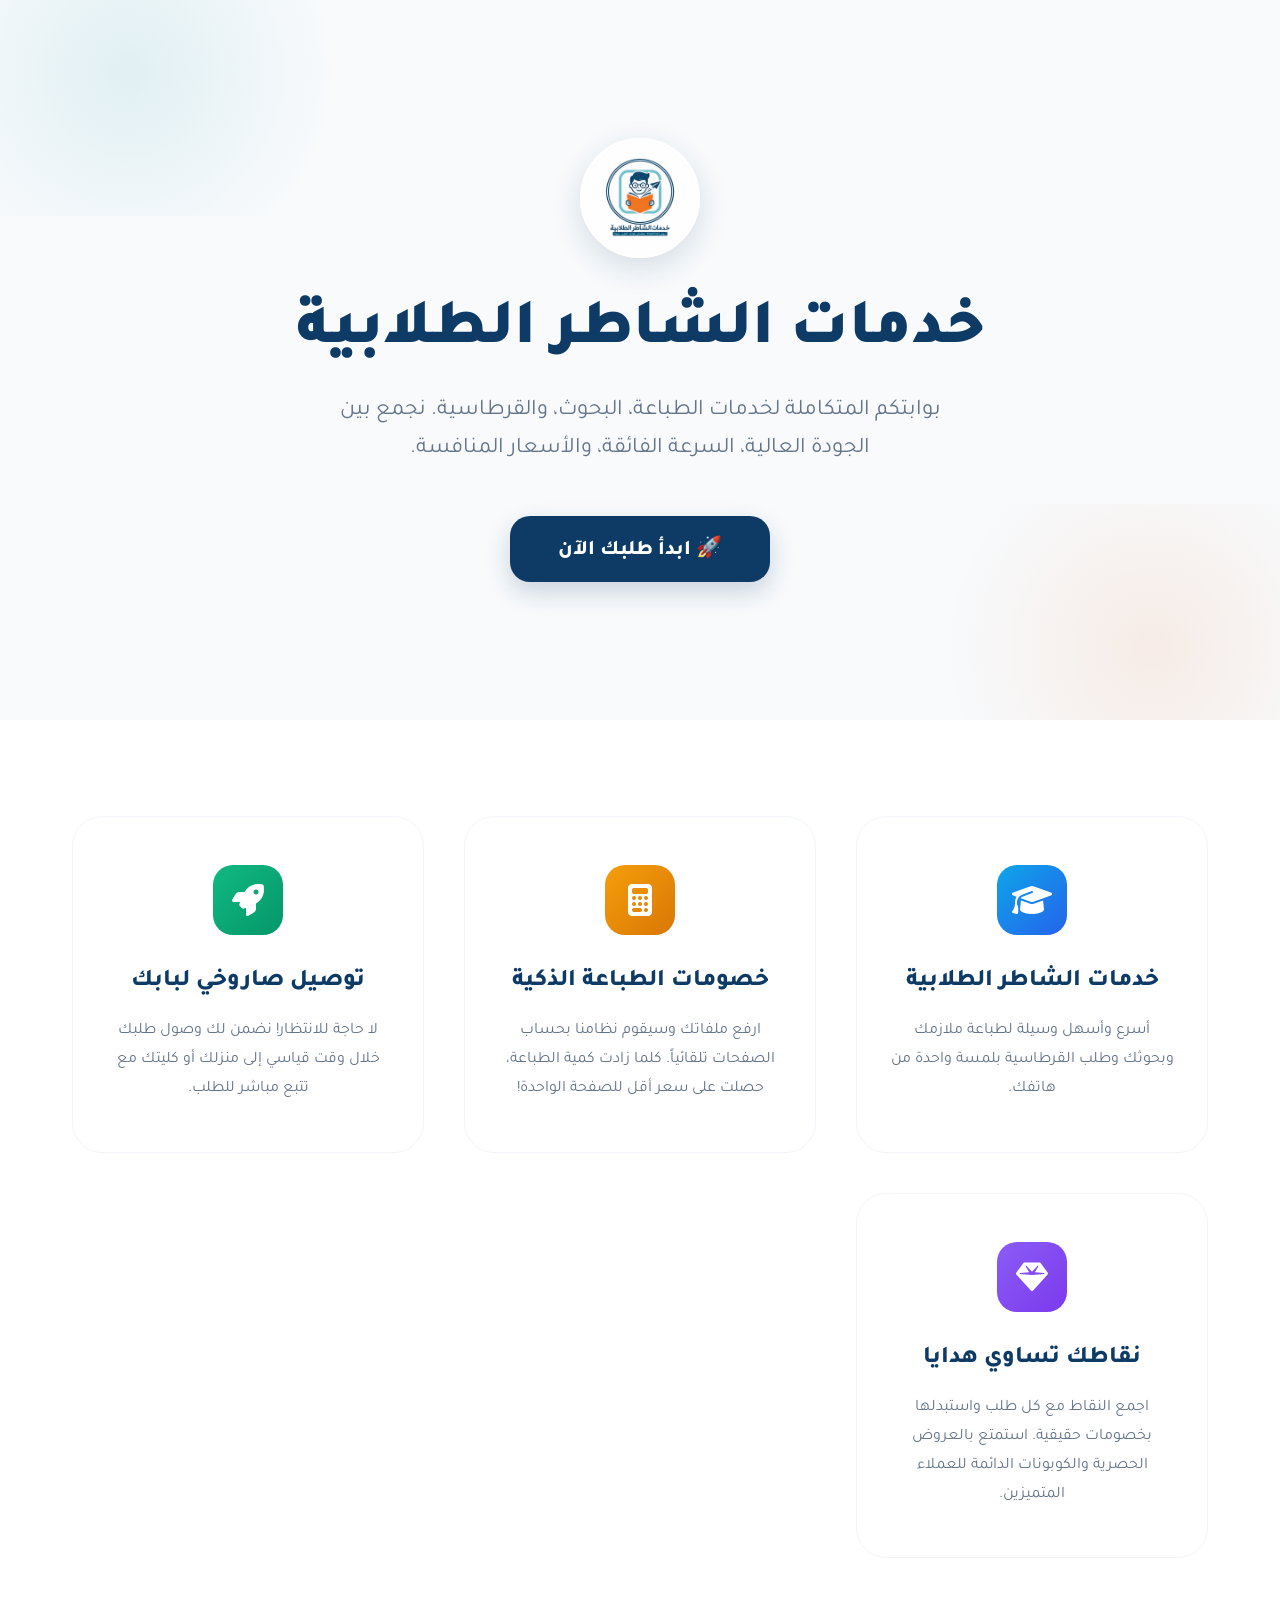
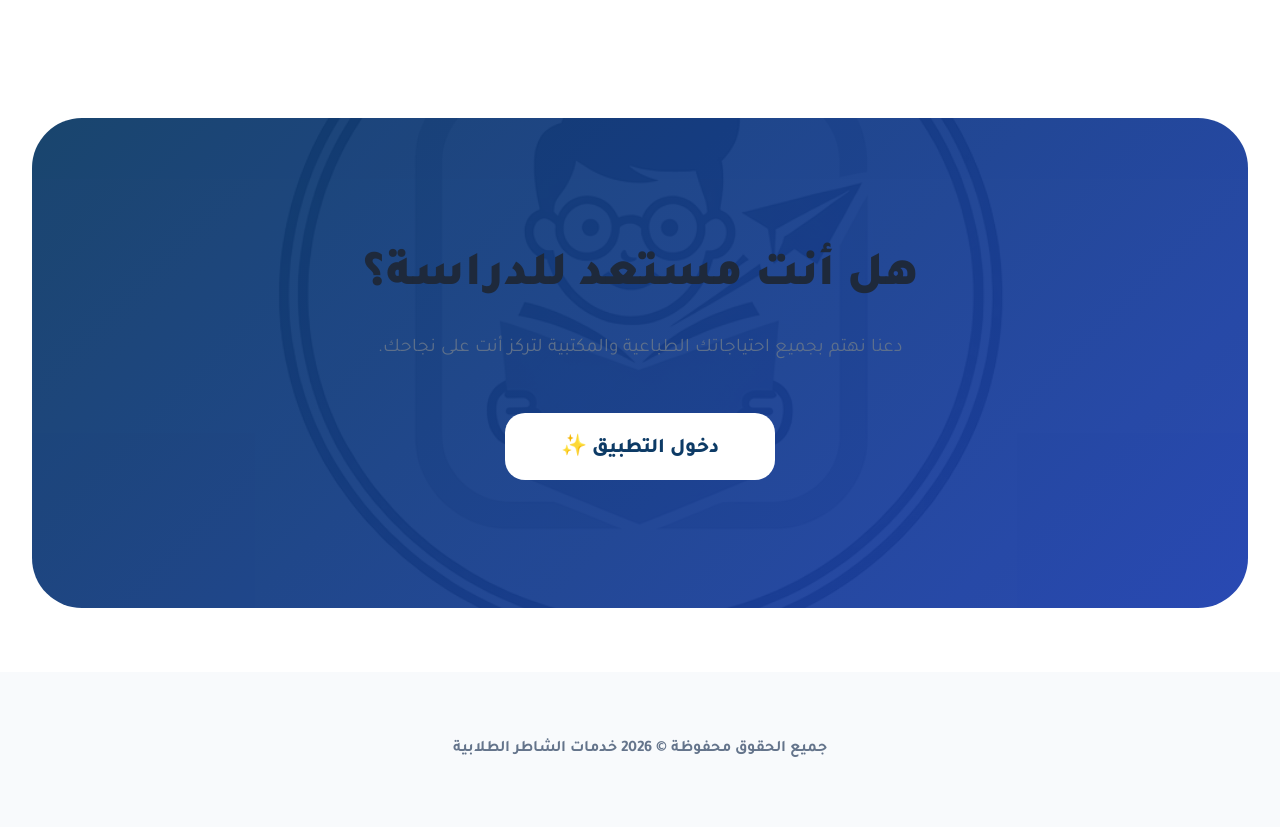
<file: index.html>
<!DOCTYPE html>
<html lang="ar" dir="rtl">
<head>
  <meta charset="UTF-8">
  <meta name="viewport" content="width=device-width, initial-scale=1.0">
  <title>مطبعة الشاطر | حلول الطباعة الذكية</title>
  <link rel="stylesheet" href="css/variables.css">
  <link rel="stylesheet" href="css/base.css">
  <link rel="stylesheet" href="css/components.css">
  <link rel="stylesheet" href="https://cdnjs.cloudflare.com/ajax/libs/font-awesome/6.4.0/css/all.min.css">
  <script src="https://telegram.org/js/telegram-web-app.js"></script>
  <style>
    body {
      background-color: #fff;
      color: var(--navy);
      overflow-x: hidden;
    }

    .hero {
      position: relative;
      min-height: 80vh;
      display: flex;
      align-items: center;
      justify-content: center;
      background: #f8fafc;
      padding: 4rem 2rem;
      overflow: hidden;
    }

    .hero::before {
      content: '';
      position: absolute;
      top: -10%;
      left: -10%;
      width: 40%;
      height: 40%;
      background: radial-gradient(circle, rgba(90, 179, 196, 0.15) 0%, transparent 70%);
      z-index: 0;
    }

    .hero::after {
      content: '';
      position: absolute;
      bottom: -10%;
      right: -10%;
      width: 40%;
      height: 40%;
      background: radial-gradient(circle, rgba(232, 107, 36, 0.1) 0%, transparent 70%);
      z-index: 0;
    }

    .hero-content {
      position: relative;
      z-index: 2;
      text-align: center;
      max-width: 900px;
    }

    .hero-logo {
      width: 120px;
      height: 120px;
      border-radius: 50%;
      margin-bottom: 2rem;
      box-shadow: 0 10px 30px rgba(13, 59, 102, 0.15);
      border: 3px solid #fff;
      animation: popIn 0.8s ease;
    }

    h1 {
      font-size: 4rem;
      margin-bottom: 1.5rem;
      font-weight: 900;
      color: var(--navy);
      line-height: 1.1;
    }

    .hero-subtitle {
      font-size: 1.4rem;
      margin-bottom: 3rem;
      color: var(--text-muted);
      max-width: 650px;
      margin-left: auto;
      margin-right: auto;
      line-height: 1.7;
    }

    .btn-primary-lg {
      background: var(--navy);
      color: white;
      padding: 1.2rem 3rem;
      border-radius: 20px;
      font-size: 1.3rem;
      font-weight: 800;
      text-decoration: none;
      transition: all 0.3s cubic-bezier(0.4, 0, 0.2, 1);
      display: inline-flex;
      align-items: center;
      gap: 1rem;
      box-shadow: 0 10px 25px rgba(13, 59, 102, 0.2);
    }

    .btn-primary-lg:hover {
      transform: translateY(-5px);
      box-shadow: 0 15px 35px rgba(13, 59, 102, 0.3);
      background: var(--teal);
    }

    .features {
      padding: 6rem 2rem;
      display: grid;
      grid-template-columns: repeat(auto-fit, minmax(280px, 1fr));
      gap: 2.5rem;
      max-width: 1200px;
      margin: 0 auto;
    }

    .feature-card {
      background: #fff;
      padding: 3rem 2rem;
      border-radius: 30px;
      border: 1px solid #f1f5f9;
      text-align: center;
      transition: all 0.4s ease;
      position: relative;
    }

    .feature-card:hover {
      transform: translateY(-10px);
      box-shadow: 0 20px 40px rgba(13, 59, 102, 0.08);
      border-color: var(--teal);
    }

    .feature-icon {
      width: 70px;
      height: 70px;
      background: var(--light-teal);
      color: var(--teal);
      font-size: 2rem;
      border-radius: 20px;
      display: flex;
      align-items: center;
      justify-content: center;
      margin: 0 auto 2rem;
      transition: all 0.3s ease;
    }

    .feature-card:hover .feature-icon {
      transform: scale(1.1) rotate(-10deg);
      box-shadow: 0 10px 20px rgba(0, 0, 0, 0.15);
    }

    .feature-card h3 {
      margin-bottom: 1.2rem;
      font-size: 1.5rem;
      color: var(--navy);
      font-weight: 800;
    }

    .feature-card p {
      color: var(--text-muted);
      line-height: 1.8;
      font-size: 1rem;
    }

    .cta-section {
      padding: 8rem 2rem;
      text-align: center;
      background: linear-gradient(135deg, var(--navy), #1e40af);
      color: white;
      margin: 4rem 2rem;
      border-radius: 50px;
      position: relative;
      overflow: hidden;
    }

    .cta-section::before {
      content: '';
      position: absolute;
      inset: 0;
      background: url('Logo.jpg') no-repeat center center/cover;
      opacity: 0.05;
      filter: grayscale(1);
    }

    .cta-section h2 {
      font-size: 3rem;
      margin-bottom: 1.5rem;
      font-weight: 900;
      position: relative;
    }

    .cta-section p {
      font-size: 1.2rem;
      margin-bottom: 3rem;
      opacity: 0.9;
      position: relative;
    }

    .btn-white {
      background: #fff;
      color: var(--navy);
      padding: 1.2rem 3.5rem;
      border-radius: 20px;
      font-size: 1.3rem;
      font-weight: 800;
      text-decoration: none;
      transition: all 0.3s ease;
      display: inline-block;
      position: relative;
    }

    .btn-white:hover {
      transform: scale(1.05);
      background: var(--teal);
      color: #fff;
    }

    footer {
      padding: 4rem 2rem;
      text-align: center;
      color: var(--text-muted);
      background: #f8fafc;
      font-weight: 600;
    }

    @media (max-width: 768px) {
      h1 { font-size: 2.8rem; }
      .hero-subtitle { font-size: 1.1rem; }
      .cta-section { margin: 4rem 1rem; border-radius: 30px; padding: 5rem 1.5rem; }
      .cta-section h2 { font-size: 2.2rem; }
    }
  </style>
</head>
<body>

  <section class="hero">
    <div class="hero-content">
      <img src="Logo.jpg" alt="Logo" class="hero-logo">
      <h1>خدمات الشاطر الطلابية</h1>
      <p class="hero-subtitle">
        بوابتكم المتكاملة لخدمات الطباعة، البحوث، والقرطاسية. 
        نجمع بين الجودة العالية، السرعة الفائقة، والأسعار المنافسة.
      </p>
      <div class="hero-actions">
        <a href="customer.html" class="btn-primary-lg">
          🚀 ابدأ طلبك الآن
        </a>
      </div>
    </div>
  </section>

  <section class="features">
    <div class="feature-card">
      <div class="feature-icon" style="background: linear-gradient(135deg, #0ea5e9, #2563eb); color: white;"><i class="fas fa-graduation-cap"></i></div>
      <h3>خدمات الشاطر الطلابية</h3>
      <p>أسرع وأسهل وسيلة لطباعة ملازمك وبحوثك وطلب القرطاسية بلمسة واحدة من هاتفك.</p>
    </div>
    <div class="feature-card">
      <div class="feature-icon" style="background: linear-gradient(135deg, #f59e0b, #d97706); color: white;"><i class="fas fa-calculator"></i></div>
      <h3>خصومات الطباعة الذكية</h3>
      <p>ارفع ملفاتك وسيقوم نظامنا بحساب الصفحات تلقائياً. كلما زادت كمية الطباعة، حصلت على سعر أقل للصفحة الواحدة!</p>
    </div>
    <div class="feature-card">
      <div class="feature-icon" style="background: linear-gradient(135deg, #10b981, #059669); color: white;"><i class="fas fa-rocket"></i></div>
      <h3>توصيل صاروخي لبابك</h3>
      <p>لا حاجة للانتظار! نضمن لك وصول طلبك خلال وقت قياسي إلى منزلك أو كليتك مع تتبع مباشر للطلب.</p>
    </div>
    <div class="feature-card">
      <div class="feature-icon" style="background: linear-gradient(135deg, #8b5cf6, #7c3aed); color: white;"><i class="fas fa-gem"></i></div>
      <h3>نقاطك تساوي هدايا</h3>
      <p>اجمع النقاط مع كل طلب واستبدلها بخصومات حقيقية. استمتع بالعروض الحصرية والكوبونات الدائمة للعملاء المتميزين.</p>
    </div>
  </section>

  <section class="cta-section">
    <h2>هل أنت مستعد للدراسة؟</h2>
    <p>دعنا نهتم بجميع احتياجاتك الطباعية والمكتبية لتركز أنت على نجاحك.</p>
    <a href="customer.html" class="btn-white">
      دخول التطبيق ✨
    </a>
  </section>

  <footer>
    <p>جميع الحقوق محفوظة &copy; 2026 خدمات الشاطر الطلابية</p>
  </footer>

  <script>
    // Initialize Telegram WebApp to expand the view
    const tg = window.Telegram?.WebApp;
    if (tg) {
      tg.ready();
      tg.expand();
    }

    // Preserve Telegram WebApp hash when navigating
    document.addEventListener('DOMContentLoaded', () => {
      const hash = window.location.hash;
      if (hash && hash.includes('tgWebAppData')) {
        document.querySelectorAll('a[href="customer.html"]').forEach(a => {
          a.href = 'customer.html' + hash;
        });
      }
    });
  </script>
</body>
</html>
</file>
<file: css/variables.css>
@import url('https://fonts.googleapis.com/css2?family=Plus+Jakarta+Sans:wght@300;400;500;600;700;800&family=Tajawal:wght@300;400;500;700;800;900&display=swap');

:root {
  --glass-bg:     rgba(255, 255, 255, 0.65);
  --glass-bd:     rgba(255, 255, 255, 0.45);
  --glass-shadow: 0 12px 40px rgba(13, 59, 102, 0.08);
  --glass-blur:   blur(20px);

  --navy:         #0d3b66;
  --teal:         #5ab3c4;
  --orange:       #e86b24;
  --express:      #9333ea;
  --green:        #10b981;
  --red:          #ef4444;
  --gold:         #f59e0b;
  --blue:         #2563eb;
  --bg:           #f4f7f9;
  --html-bg:      #c9d5e0;
  --light-orange: rgba(232, 107, 36, 0.08);
  --teal-soft:    rgba(90, 179, 196, 0.25);
  --card:         #ffffff;
  --input-bg:     #f8fafc;
  --light-teal:   #eef9fa;
  --inv-bg:       #0d3b66;
  --text-main:    #1e293b;
  --text-muted:   #64748b;
  --border:       rgba(0,0,0,0.05);
  --border-soft:  #e2e8f0;
  --shadow:       rgba(13,59,102,0.08);
  --shadow-md:    rgba(13,59,102,0.12);

  /* Neo-Gradients & Glow tokens */
  --grad-primary:    linear-gradient(135deg, #e86b24 0%, #ff8c42 100%);
  --grad-secondary:  linear-gradient(135deg, #5ab3c4 0%, #38bdf8 100%);
  --grad-cyber:      linear-gradient(135deg, #9333ea 0%, #d946ef 100%);
  --grad-success:    linear-gradient(135deg, #10b981 0%, #34d399 100%);
  --grad-navy:       linear-gradient(135deg, #0d3b66 0%, #1e3a8a 100%);

  --glow-primary:    0 0 15px rgba(232, 107, 36, 0.35);
  --glow-secondary:  0 0 15px rgba(90, 179, 196, 0.35);
  --glow-cyber:      0 0 15px rgba(147, 51, 234, 0.35);
  --status-received-bg:   #dbeafe;
  --status-received-fg:   #1e40af;
  --status-printing-bg:   #fef9c3;
  --status-printing-fg:   #854d0e;
  --status-delivering-bg: #dcfce7;
  --status-delivering-fg: #166534;
  --status-delivered-bg:  #f0fdf4;
  --status-delivered-fg:  #15803d;
  --status-delivered-bd:  #86efac;
  --status-cancelled-bg:  #fee2e2;
  --status-cancelled-fg:  #991b1b;
  --cat-books-bg:      #dbeafe; --cat-books-fg:      #1e40af;
  --cat-notebooks-bg:  #dcfce7; --cat-notebooks-fg:  #166534;
  --cat-stationery-bg: #fef3c7; --cat-stationery-fg: #b45309;
  --cat-other-bg:      #f1f5f9; --cat-other-fg:      #64748b;
  --cat-paper-bg:      #e0f2fe; --cat-paper-fg:      #0369a1;
  --cat-ink-bg:        #ede9fe; --cat-ink-fg:        #6d28d9;
  --cat-binding-bg:    #fef3c7; --cat-binding-fg:    #b45309;
  --cat-clips-bg:      #f0fdf4; --cat-clips-fg:      #166534;
  --cat-cover-bg:      #fdf4ff; --cat-cover-fg:      #9333ea;
  --radius-sm:   8px;
  --radius-md:   13px;
  --radius-lg:   18px;
  --radius-xl:   22px;
  --radius-full: 9999px;
  --space-xs:    4px;
  --space-sm:    8px;
  --space-md:    14px;
  --space-lg:    20px;
  --space-xl:    28px;
  --font-main:      'Tajawal', sans-serif;
  --font-size-xs:   0.72rem;
  --font-size-sm:   0.82rem;
  --font-size-md:   0.92rem;
  --font-size-base: 1rem;
  --font-size-lg:   1.1rem;
  --font-size-xl:   1.3rem;
  --font-size-2xl:  1.8rem;
  --transition-fast:   0.15s ease;
  --transition-base:   0.25s ease;
  --transition-slow:   0.35s ease;
  --transition-spring: 0.35s cubic-bezier(0.4,0,0.2,1);
  --topbar-bg: var(--navy);
  --sidebar-width:           260px;
  --sidebar-collapsed-width: 64px;
  --sidebar-bg:              #0a2540;
  --sidebar-item-hover:      rgba(90,179,196,0.12);
  --sidebar-item-active:     rgba(90,179,196,0.22);
  --sidebar-text:            rgba(255,255,255,0.75);
  --sidebar-text-active:     #ffffff;
  --sidebar-border:          rgba(255,255,255,0.07);
  --navy-soft: #e0e7ff;
}

[data-theme="dark"] {
  --glass-bg:     rgba(15, 23, 42, 0.7);
  --glass-bd:     rgba(255, 255, 255, 0.05);
  --glass-shadow: 0 12px 40px rgba(0, 0, 0, 0.5);
  --glass-blur:   blur(20px);

  --navy:         #38bdf8; /* cyber cyan */
  --teal:         #2dd4bf; /* neon teal */
  --orange:       #fb923c; /* neon orange */
  --express:      #a855f7;
  --green:        #4ade80;
  --red:          #f87171;
  --gold:         #fbbf24;
  --blue:         #60a5fa;
  --bg:           #0b0f19; /* Cyber midnight dark background */
  --html-bg:      #020305; /* Deep ambient midnight */
  --light-orange: rgba(251, 146, 60, 0.1);
  --teal-soft:    rgba(45, 212, 191, 0.2);
  --card:         #151f32; /* high premium card background */
  --input-bg:     #1e293b;
  --light-teal:   rgba(45, 212, 191, 0.08);
  --inv-bg:       #080c14;
  --text-main:    #f8fafc;
  --text-muted:   #94a3b8;
  --border:       rgba(255,255,255,0.05);
  --border-soft:  #1e293b;
  --shadow:       rgba(0,0,0,0.5);
  --shadow-md:    rgba(0,0,0,0.7);

  --glow-primary:    0 0 15px rgba(251, 146, 60, 0.4);
  --glow-secondary:  0 0 15px rgba(45, 212, 191, 0.4);
  --glow-cyber:      0 0 15px rgba(168, 85, 247, 0.4);

  --status-received-bg:   rgba(37,99,235,0.2);    --status-received-fg:   #93c5fd;
  --status-printing-bg:   rgba(161,98,7,0.2);     --status-printing-fg:   #fde047;
  --status-delivering-bg: rgba(194,65,12,0.15);   --status-delivering-fg: #fdba74;
  --status-delivered-bg:  rgba(22,101,52,0.15);   --status-delivered-fg:  #86efac;
  --status-delivered-bd:  rgba(134,239,172,0.2);
  --status-cancelled-bg:  rgba(153,27,27,0.15);   --status-cancelled-fg:  #fca5a5;
  --sidebar-bg:    #080f1e;
  --topbar-bg:     #0d2a45;
  --navy-soft:     #1e293b;
}
</file>
<file: css/base.css>
*, *::before, *::after {
  box-sizing: border-box;
  margin: 0;
  padding: 0;
}
html {
  font-size: 16px;
  scroll-behavior: smooth;
  overflow-x: hidden;
}
html.customer-html {
  background-color: var(--bg);
  transition: background-color var(--transition-base);
  overflow-x: hidden;
  width: 100%;
}
body {
  font-family: var(--font-main);
  font-size: var(--font-size-base);
  background-color: var(--bg);
  color: var(--text-main);
  direction: rtl;
  min-height: 100vh;
  transition: background-color var(--transition-base), color var(--transition-base);
  -webkit-tap-highlight-color: transparent;
  -webkit-font-smoothing: antialiased;
  position: relative;
  overflow-x: hidden;
  width: 100%;
  margin: 0;
  padding: 0;
}
@media (min-width: 769px) {
  html.customer-html {
    background-color: var(--html-bg);
    display: flex;
    justify-content: center;
  }
  body.customer-body {
    max-width: 600px;
    width: 100%;
    margin: 0 auto;
    box-shadow: 0 0 45px var(--shadow-md);
    border-left: 1px solid var(--border-soft);
    border-right: 1px solid var(--border-soft);
  }
}
h1,h2,h3,h4,h5,h6{font-family:var(--font-main);color:var(--text-main);font-weight:800;line-height:1.3}
p{line-height:1.7;color:var(--text-muted)}
a{color:var(--teal);text-decoration:none;transition:opacity var(--transition-fast)}
a:hover{opacity:.8}
input[type="text"],input[type="email"],input[type="password"],input[type="number"],input[type="tel"],input[type="date"],textarea,select{width:100%;padding:13px;border:1.5px solid var(--border-soft);border-radius:var(--radius-md);font-size:var(--font-size-md);font-family:var(--font-main);color:var(--text-main);background:var(--input-bg);outline:none;transition:border-color var(--transition-fast),background var(--transition-fast),box-shadow var(--transition-fast);margin-bottom:13px}
input:focus,textarea:focus,select:focus{border-color:var(--teal);background:var(--card);box-shadow:var(--glow-secondary)}
[data-theme="dark"] input,[data-theme="dark"] textarea,[data-theme="dark"] select{border-color:var(--border-soft);background:var(--input-bg);color:var(--text-main)}
.btn-primary{display:block;width:100%;padding:14px;border:none;border-radius:var(--radius-md);font-family:var(--font-main);font-size:var(--font-size-base);font-weight:800;cursor:pointer;text-align:center;transition:opacity var(--transition-fast),transform var(--transition-fast),background var(--transition-fast),box-shadow var(--transition-fast)}
.btn-primary:active{opacity:.85;transform:scale(.98)}
.btn-primary:disabled{opacity:.6;cursor:not-allowed;transform:none}
.btn-primary.loading,.btn-loading{opacity:.7;cursor:not-allowed;pointer-events:none;position:relative}
.card{background:var(--card);border-radius:var(--radius-lg);padding:var(--space-lg) 22px;margin-bottom:15px;box-shadow:0 10px 30px var(--shadow);border:1.5px solid var(--border);transition:background var(--transition-base),box-shadow var(--transition-base),border var(--transition-base)}
.status-badge{display:inline-block;padding:5px 12px;border-radius:var(--radius-full);font-size:var(--font-size-xs);font-weight:700;white-space:nowrap}
.sr{background:var(--status-received-bg);color:var(--status-received-fg)}
.sp{background:var(--status-printing-bg);color:var(--status-printing-fg)}
.sd{background:var(--status-delivering-bg);color:var(--status-delivering-fg)}
.sv{background:var(--status-delivered-bg);color:var(--status-delivered-fg);border:1px solid var(--status-delivered-bd)}
.sc{background:var(--status-cancelled-bg);color:var(--status-cancelled-fg)}
.cat-pill{display:inline-block;padding:3px 10px;border-radius:var(--radius-full);font-size:var(--font-size-xs);font-weight:800;margin:2px}
.cat-books{background:var(--cat-books-bg);color:var(--cat-books-fg)}
.cat-notebooks{background:var(--cat-notebooks-bg);color:var(--cat-notebooks-fg)}
.cat-stationery{background:var(--cat-stationery-bg);color:var(--cat-stationery-fg)}
.cat-other{background:var(--cat-other-bg);color:var(--cat-other-fg)}
.cat-paper{background:var(--cat-paper-bg);color:var(--cat-paper-fg)}
.cat-ink{background:var(--cat-ink-bg);color:var(--cat-ink-fg)}
.cat-binding{background:var(--cat-binding-bg);color:var(--cat-binding-fg)}
.cat-clips{background:var(--cat-clips-bg);color:var(--cat-clips-fg)}
.cat-cover{background:var(--cat-cover-bg);color:var(--cat-cover-fg)}
.error-box{display:none;background:#fef2f2;color:var(--red);padding:10px;border-radius:var(--radius-sm);font-size:var(--font-size-sm);font-weight:700;margin-bottom:12px;border:1px solid #fecaca;text-align:center}
.error-box.visible{display:block}
@keyframes skeleton-pulse{0%,100%{opacity:1}50%{opacity:.4}}
.skeleton{background:var(--border-soft);border-radius:var(--radius-sm);animation:skeleton-pulse 1.5s ease-in-out infinite}

/* ═══════════════════════════════════════
   Skeleton Loader System
   ═══════════════════════════════════════ */
.skel {
  background: linear-gradient(
    90deg,
    var(--input-bg) 25%,
    var(--border-soft) 50%,
    var(--input-bg) 75%
  );
  background-size: 200% 100%;
  animation: skel-wave 1.4s ease-in-out infinite;
  border-radius: var(--radius-sm);
}
@keyframes skel-wave {
  0%   { background-position: 200% 0; }
  100% { background-position: -200% 0; }
}
.skel-card {
  background: var(--card);
  border: 1px solid var(--border-soft);
  border-radius: var(--radius-lg);
  padding: 18px;
  margin-bottom: 14px;
}
.skel-line { height: 14px; margin-bottom: 8px; }
.skel-line.short  { width: 40%; }
.skel-line.medium { width: 65%; }
.skel-line.full   { width: 100%; }
.skel-avatar { width: 44px; height: 44px; border-radius: 50%; flex-shrink: 0; }
.skel-product-card {
  background: var(--card);
  border: 1px solid var(--border-soft);
  border-radius: var(--radius-lg);
  padding: 12px;
  overflow: hidden;
}

/* ═══════════════════════════════════════
   Empty States
   ═══════════════════════════════════════ */
.empty-state {
  display: flex;
  flex-direction: column;
  align-items: center;
  justify-content: center;
  padding: 60px 20px;
  text-align: center;
  animation: fadeInUp var(--transition-slow) ease;
}
.empty-state-icon {
  font-size: 3.5rem;
  opacity: 0.35;
  margin-bottom: 14px;
  display: block;
}
.empty-state-title {
  color: var(--navy);
  font-weight: 800;
  font-size: 1.05rem;
  margin: 0 0 6px;
}
.empty-state-sub {
  color: var(--text-muted);
  font-size: .85rem;
  margin: 0 0 18px;
  line-height: 1.6;
  max-width: 240px;
}
.empty-state-btn {
  background: var(--navy);
  color: #fff;
  border: none;
  border-radius: var(--radius-md);
  padding: 11px 24px;
  font-weight: 800;
  font-family: var(--font-main);
  cursor: pointer;
  font-size: .9rem;
  transition: opacity var(--transition-fast);
}
.empty-state-btn:hover { opacity: .85; }
@keyframes fadeInUp{from{opacity:0;transform:translateY(14px)}to{opacity:1;transform:translateY(0)}}
@keyframes popIn{0%{opacity:0;transform:scale(.88)}80%{transform:scale(1.03)}100%{opacity:1;transform:scale(1)}}
@keyframes slideUp{from{transform:translateY(100%)}to{transform:translateY(0)}}
@keyframes spin{to{transform:rotate(360deg)}}
@keyframes pulseGlow{0%,100%{box-shadow:0 0 0 0 rgba(232,107,36,.45)}60%{box-shadow:0 0 0 9px rgba(232,107,36,0)}}
.animate-fade-up{animation:fadeInUp var(--transition-slow) ease}
.animate-pop{animation:popIn .4s ease}
.animate-slide-up{animation:slideUp var(--transition-spring)}
.scrollbar-hidden{scrollbar-width:none;overflow-x:auto}
.scrollbar-hidden::-webkit-scrollbar{display:none}
.text-center{text-align:center}.text-muted{color:var(--text-muted)}.font-bold{font-weight:700}.font-black{font-weight:800}
.d-flex{display:flex}.align-center{align-items:center}.justify-between{justify-content:space-between}
.w-full{width:100%}
.glass-card {
  background: var(--glass-bg);
  backdrop-filter: var(--glass-blur);
  -webkit-backdrop-filter: var(--glass-blur);
  border: 1px solid var(--glass-bd);
  box-shadow: var(--glass-shadow);
}
@media(min-width:600px){.grid-2{grid-template-columns:repeat(2,1fr)}.grid-4{grid-template-columns:repeat(4,1fr)}}
@media(min-width:900px){.grid-3{grid-template-columns:repeat(3,1fr)}}
</file>
<file: css/components.css>
#toast{position:fixed;bottom:100px;left:50%;transform:translateX(-50%) translateY(20px);padding:12px 20px;border-radius:var(--radius-md);font-size:var(--font-size-md);font-weight:700;font-family:var(--font-main);z-index:1000;opacity:0;pointer-events:none;box-shadow:0 6px 20px rgba(0,0,0,.2);min-width:180px;max-width:88vw;text-align:center;transition:opacity .25s ease,transform .25s ease;display:flex;align-items:center;gap:8px;justify-content:center;border:1.5px solid rgba(255,255,255,.15);color:#fff}
#toast.show{opacity:1;transform:translateX(-50%) translateY(0)}
[data-theme="dark"] #toast{background:#1e40af}
.modal-overlay{position:fixed;inset:0;background:rgba(0,0,0,.6);display:flex;align-items:center;justify-content:center;z-index:450;backdrop-filter:blur(4px);-webkit-backdrop-filter:blur(4px);opacity:0;pointer-events:none;transition:opacity var(--transition-base)}
.modal-overlay.open{opacity:1;pointer-events:auto}
.modal-box{background:var(--glass-bg);backdrop-filter:var(--glass-blur);-webkit-backdrop-filter:var(--glass-blur);border:1px solid var(--glass-bd);border-radius:var(--radius-xl);padding:30px 24px;width:93%;max-width:480px;box-shadow:var(--glass-shadow);animation:popIn .4s cubic-bezier(0.175, 0.885, 0.32, 1.275);position:relative;max-height:90vh;overflow-y:auto}
.modal-box h3{color:var(--navy);font-weight:800;margin:0 0 18px}
.modal-close{position:absolute;top:14px;left:14px;border:none;background:var(--input-bg);width:36px;height:36px;border-radius:50%;cursor:pointer;font-size:1.1rem;color:var(--text-muted);display:flex;align-items:center;justify-content:center;transition:background var(--transition-fast)}
.modal-close:hover{background:var(--border-soft)}
[data-theme="dark"] .modal-box{background:var(--glass-bg);border-color:var(--glass-bd)}
.btn-action{position:relative;overflow:hidden}
.btn-action.loading{color:transparent!important;pointer-events:none;cursor:not-allowed}
.btn-action.loading::after{content:'';position:absolute;inset:0;margin:auto;width:20px;height:20px;border:2px solid rgba(255,255,255,.4);border-top-color:#fff;border-radius:50%;animation:spin .7s linear infinite}
.qty-ctrl{display:flex;align-items:center;gap:6px}
.qty-btn{border:none;background:var(--light-teal);color:var(--navy);width:32px;height:32px;border-radius:50%;cursor:pointer;font-weight:800;font-size:1.1rem;font-family:var(--font-main);display:flex;align-items:center;justify-content:center;transition:all var(--transition-fast);line-height:1;padding:0;box-shadow:0 2px 6px rgba(90, 179, 196, 0.12)}
.qty-btn:active{transform:scale(.9)}
.qty-btn:disabled{opacity:.4;cursor:not-allowed;transform:none}
.qty-val{font-weight:800;font-size:1rem;color:var(--orange);min-width:26px;text-align:center;padding:0 4px;transition:transform 0.15s ease,color 0.15s ease}
.qty-val.bump{transform:scale(1.25);color:var(--green)}
[data-theme="dark"] .qty-btn{background:rgba(90,179,196,.15);color:var(--teal)}
#conn-badge{position:fixed;bottom:90px;right:16px;padding:8px 14px;border-radius:var(--radius-full);font-size:var(--font-size-sm);font-weight:800;font-family:var(--font-main);z-index:500;display:none;box-shadow:0 4px 14px rgba(0,0,0,.15);transition:all var(--transition-base);animation:slideInRight 0.3s ease}
@keyframes slideInRight{from{transform:translateX(100%);opacity:0}to{transform:translateX(0);opacity:1}}
#conn-badge.offline{background:#fee2e2;color:#991b1b;border:1.5px solid #fecaca;display:block}
#conn-badge.online{background:#dcfce7;color:#166534;border:1.5px solid #86efac;display:block}
#new-order-banner{position:fixed;top:65px;left:50%;transform:translateX(-50%) translateY(-120px);z-index:999;background:linear-gradient(135deg,#e86b24,#dc2626);color:#fff;padding:14px 24px;border-radius:var(--radius-xl);font-weight:800;font-size:1rem;font-family:var(--font-main);text-align:center;box-shadow:0 8px 30px rgba(232,107,36,.5);transition:transform .45s cubic-bezier(.175,.885,.32,1.275);pointer-events:none;min-width:260px}
#new-order-banner.show{transform:translateX(-50%) translateY(0)}
.toggle-wrap{display:inline-flex;align-items:center;cursor:pointer}
.toggle-wrap input[type="checkbox"]{display:none;width:auto;margin:0;padding:0}
.toggle-track{width:46px;height:26px;background:#cbd5e1;border-radius:var(--radius-full);position:relative;transition:background var(--transition-base)}
.toggle-track::after{content:'';position:absolute;top:3px;right:3px;width:20px;height:20px;background:#fff;border-radius:50%;transition:transform var(--transition-base);box-shadow:0 1px 4px rgba(0,0,0,.15)}
.toggle-wrap input:checked+.toggle-track{background:var(--teal)}
.toggle-wrap input:checked+.toggle-track::after{transform:translateX(-20px)}
.filter-bar{display:flex;gap:var(--space-sm);margin-bottom:18px;overflow-x:auto;padding-bottom:4px;scrollbar-width:none}
.filter-bar::-webkit-scrollbar{display:none}
.filter-tab{padding:8px 16px;border-radius:var(--radius-full);border:1.5px solid var(--border-soft);background:var(--card);cursor:pointer;font-size:var(--font-size-sm);white-space:nowrap;font-weight:700;font-family:var(--font-main);color:var(--text-muted);transition:background var(--transition-fast),color var(--transition-fast),border-color var(--transition-fast)}
.filter-tab:hover{background:var(--light-teal);color:var(--navy)}
.filter-tab.active{background:var(--navy);color:#fff;border-color:var(--navy)}
[data-theme="dark"] .filter-tab{background:var(--card);border-color:var(--border-soft);color:var(--text-muted)}
[data-theme="dark"] .filter-tab.active{background:var(--navy);border-color:var(--navy);color:#fff}
.stats-grid{display:grid;grid-template-columns:repeat(2,1fr);gap:14px;margin-bottom:22px}
@media(min-width:600px){.stats-grid{grid-template-columns:repeat(4,1fr)}}
.stat-card{background:var(--glass-bg);backdrop-filter:var(--glass-blur);-webkit-backdrop-filter:var(--glass-blur);border:1px solid var(--glass-bd);border-radius:var(--radius-lg);padding:22px 18px;box-shadow:var(--glass-shadow);text-align:center;position:relative;overflow:hidden;cursor:pointer;transition:all var(--transition-base)}
.stat-card:hover{transform:translateY(-5px);box-shadow:0 12px 24px rgba(0,0,0,.15);border-color:var(--teal)}
.stat-card::before{content:'';position:absolute;top:0;right:0;width:100%;height:5px}
.stat-card:nth-child(1)::before{background:var(--navy)}
.stat-card:nth-child(2)::before{background:var(--orange)}
.stat-card:nth-child(3)::before{background:var(--green)}
.stat-card:nth-child(4)::before{background:var(--teal)}
.stat-num{font-size:2.4rem;font-weight:800;line-height:1.2;color:var(--navy)}
.stat-lbl{font-size:var(--font-size-sm);color:var(--text-muted);margin-top:6px;font-weight:500}
[data-theme="dark"] .stat-card{background:var(--glass-bg);border-color:var(--glass-bd)}
[data-theme="dark"] .stat-num{color:var(--text-main)}
.acc-section{margin-bottom:6px}
.acc-header{width:100%;display:flex;justify-content:space-between;align-items:center;padding:16px 20px;background:var(--glass-bg);backdrop-filter:var(--glass-blur);-webkit-backdrop-filter:var(--glass-blur);border:1px solid var(--glass-bd);border-radius:var(--radius-md);cursor:pointer;font-weight:800;color:var(--navy);font-family:var(--font-main);font-size:var(--font-size-md);transition:all var(--transition-base)}
.acc-header:hover{background:var(--light-teal);border-color:var(--teal)}
.acc-header.open{border-radius:var(--radius-md) var(--radius-md) 0 0;background:var(--light-teal);border-color:var(--teal)}
.acc-icon{transition:transform var(--transition-base);font-size:var(--font-size-sm);color:var(--teal)}
.acc-header.open .acc-icon{transform:rotate(180deg)}
.acc-body{padding:20px;background:var(--glass-bg);backdrop-filter:var(--glass-blur);-webkit-backdrop-filter:var(--glass-blur);border-radius:0 0 var(--radius-md) var(--radius-md);border:1px solid var(--glass-bd);border-top:2px solid var(--teal);margin-bottom:8px;box-shadow:var(--glass-shadow)}
[data-theme="dark"] .acc-header,[data-theme="dark"] .acc-body{background:var(--glass-bg);border-color:var(--glass-bd);color:var(--text-main)}
[data-theme="dark"] .acc-header{color:var(--text-main)}
[data-theme="dark"] .acc-header:hover{background:rgba(90,179,196,.1)}
.alert-low{background:#fef2f2;border:1.5px solid #fecaca;border-radius:var(--radius-md);padding:14px;margin-bottom:16px}
.alert-low-title{color:#991b1b;font-weight:800;font-size:var(--font-size-sm);margin:0 0 8px}
[data-theme="dark"] .alert-low{background:#3b1f1f;border-color:#7f1d1d}
[data-theme="dark"] .alert-low-title{color:#f87171}
.search-bar{display:flex;gap:var(--space-sm);margin-bottom:14px;align-items:center}
.search-bar input{flex:1;margin-bottom:0}
.new-badge{background:var(--orange);color:#fff;border-radius:var(--radius-sm);font-size:var(--font-size-xs);padding:2px 7px;font-weight:800;vertical-align:middle;margin-right:5px}
.stock-low{background:#fef2f2;color:#991b1b;border-radius:var(--radius-sm);font-size:var(--font-size-xs);padding:2px 7px;font-weight:800;vertical-align:middle;border:1px solid #fecaca}
.stock-ok{background:#dcfce7;color:#166534;border-radius:var(--radius-sm);font-size:var(--font-size-xs);padding:2px 7px;font-weight:800;vertical-align:middle}

@media (min-width: 769px) {
  #conn-badge {
    right: calc(50% - 280px) !important;
  }
  #toast {
    left: 50% !important;
    transform: translateX(-50%) translateY(20px) !important;
  }
  #toast.show {
    transform: translateX(-50%) translateY(0) !important;
  }
}
</file>
